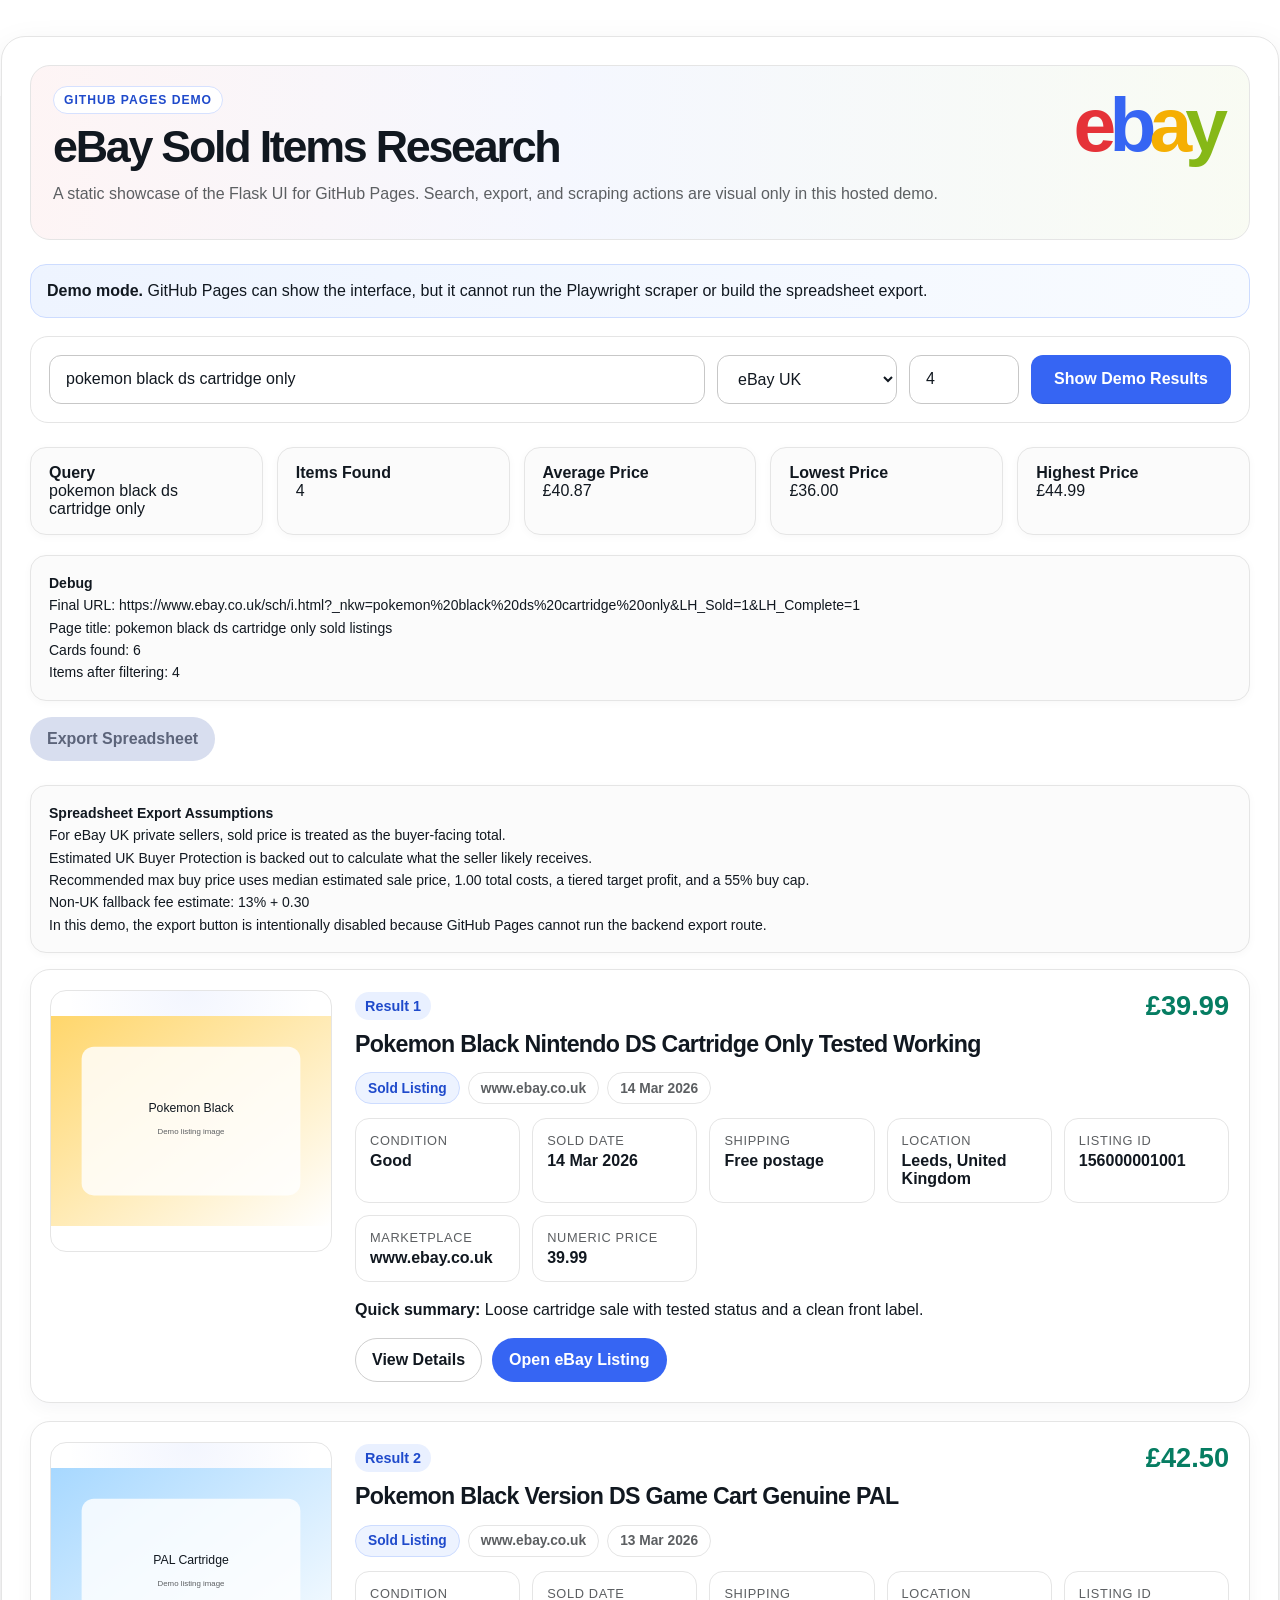
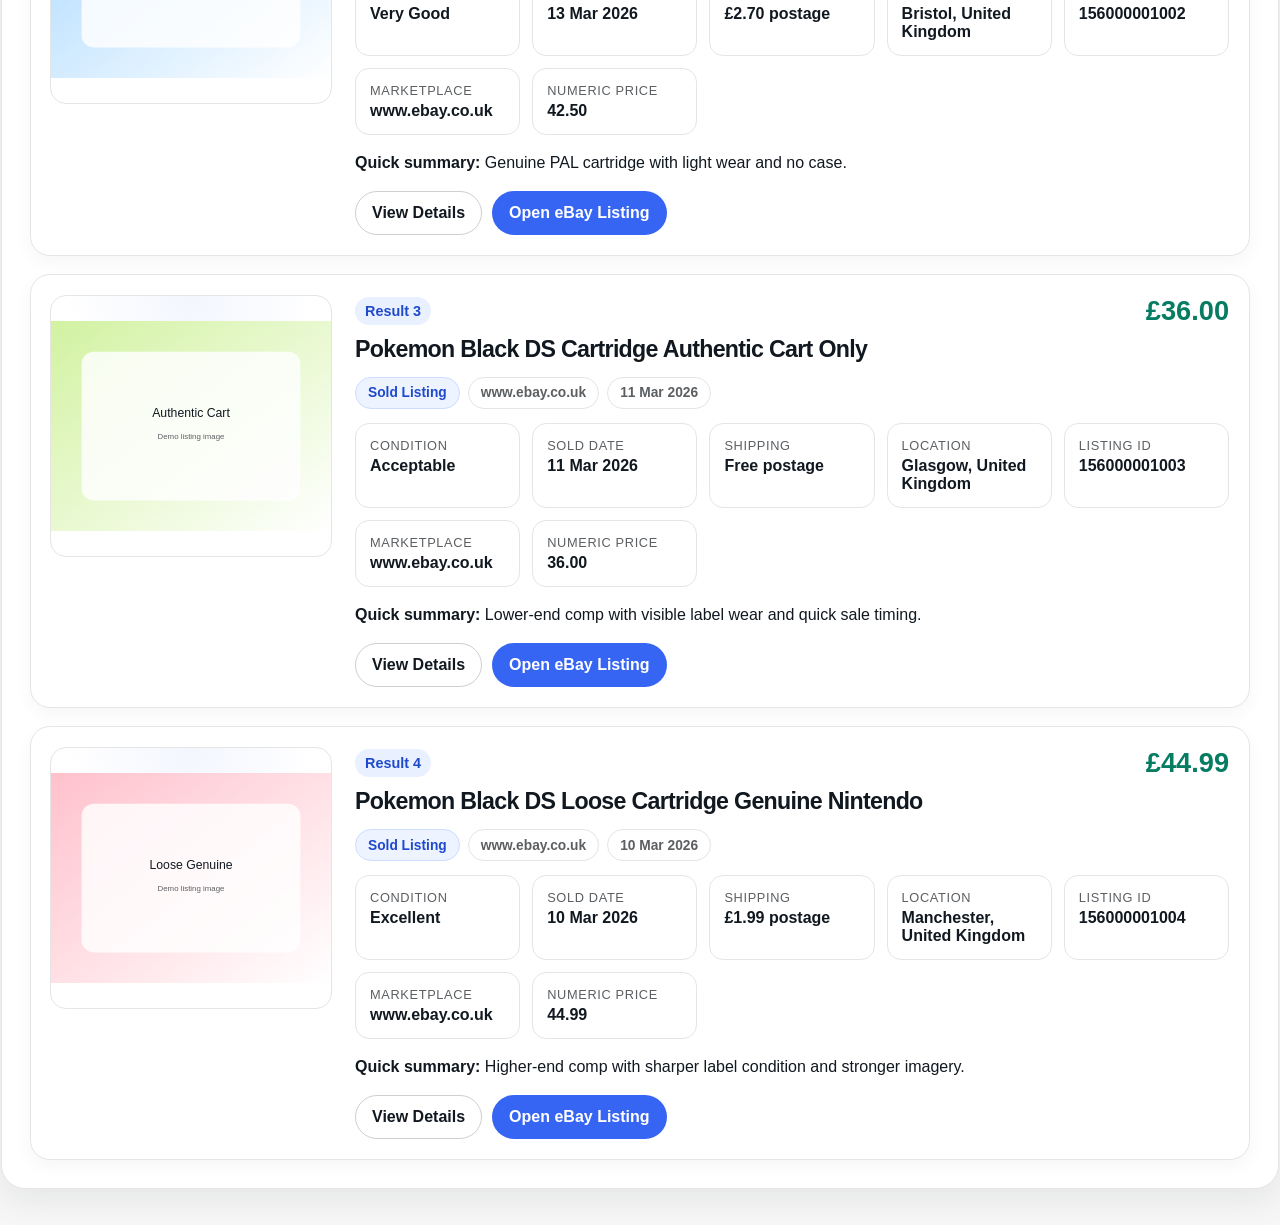
<file: docs/index.html>
<!doctype html>
<html lang="en">
<head>
    <meta charset="utf-8">
    <meta name="viewport" content="width=device-width, initial-scale=1">
    <title>eBay Sold Items Research Demo</title>
    <link rel="stylesheet" href="assets/style.css">
</head>
<body>
    <div class="container">
        <div class="hero-bar">
            <div>
                <div class="eyebrow">GitHub Pages Demo</div>
                <h1>eBay Sold Items Research</h1>
                <p class="muted">A static showcase of the Flask UI for GitHub Pages. Search, export, and scraping actions are visual only in this hosted demo.</p>
            </div>
            <div class="ebay-mark">
                <span class="mark-e">e</span><span class="mark-b">b</span><span class="mark-a">a</span><span class="mark-y">y</span>
            </div>
        </div>

        <div class="demo-banner">
            <strong>Demo mode.</strong> GitHub Pages can show the interface, but it cannot run the Playwright scraper or build the spreadsheet export.
        </div>

        <form class="search-form" id="demo-search-form">
            <input type="text" id="query" name="query" placeholder="Example: pokemon black ds cartridge only" value="pokemon black ds cartridge only">
            <select id="domain" name="domain">
                <option value="www.ebay.co.uk" selected>eBay UK</option>
                <option value="www.ebay.com">eBay US</option>
            </select>
            <input type="number" id="limit" name="limit" min="1" max="50" value="8" required>
            <button type="submit">Show Demo Results</button>
        </form>

        <div class="stats" id="stats"></div>

        <div class="debug-box" id="debug-box"></div>

        <div class="actions">
            <a class="link-btn disabled-btn" href="#" aria-disabled="true">Export Spreadsheet</a>
        </div>

        <div class="debug-box">
            <strong>Spreadsheet Export Assumptions</strong><br>
            For eBay UK private sellers, sold price is treated as the buyer-facing total.<br>
            Estimated UK Buyer Protection is backed out to calculate what the seller likely receives.<br>
            Recommended max buy price uses median estimated sale price, 1.00 total costs, a tiered target profit, and a 55% buy cap.<br>
            Non-UK fallback fee estimate: 13% + 0.30<br>
            In this demo, the export button is intentionally disabled because GitHub Pages cannot run the backend export route.
        </div>

        <div class="items" id="items"></div>
    </div>

    <script src="assets/demo.js"></script>
</body>
</html>
</file>
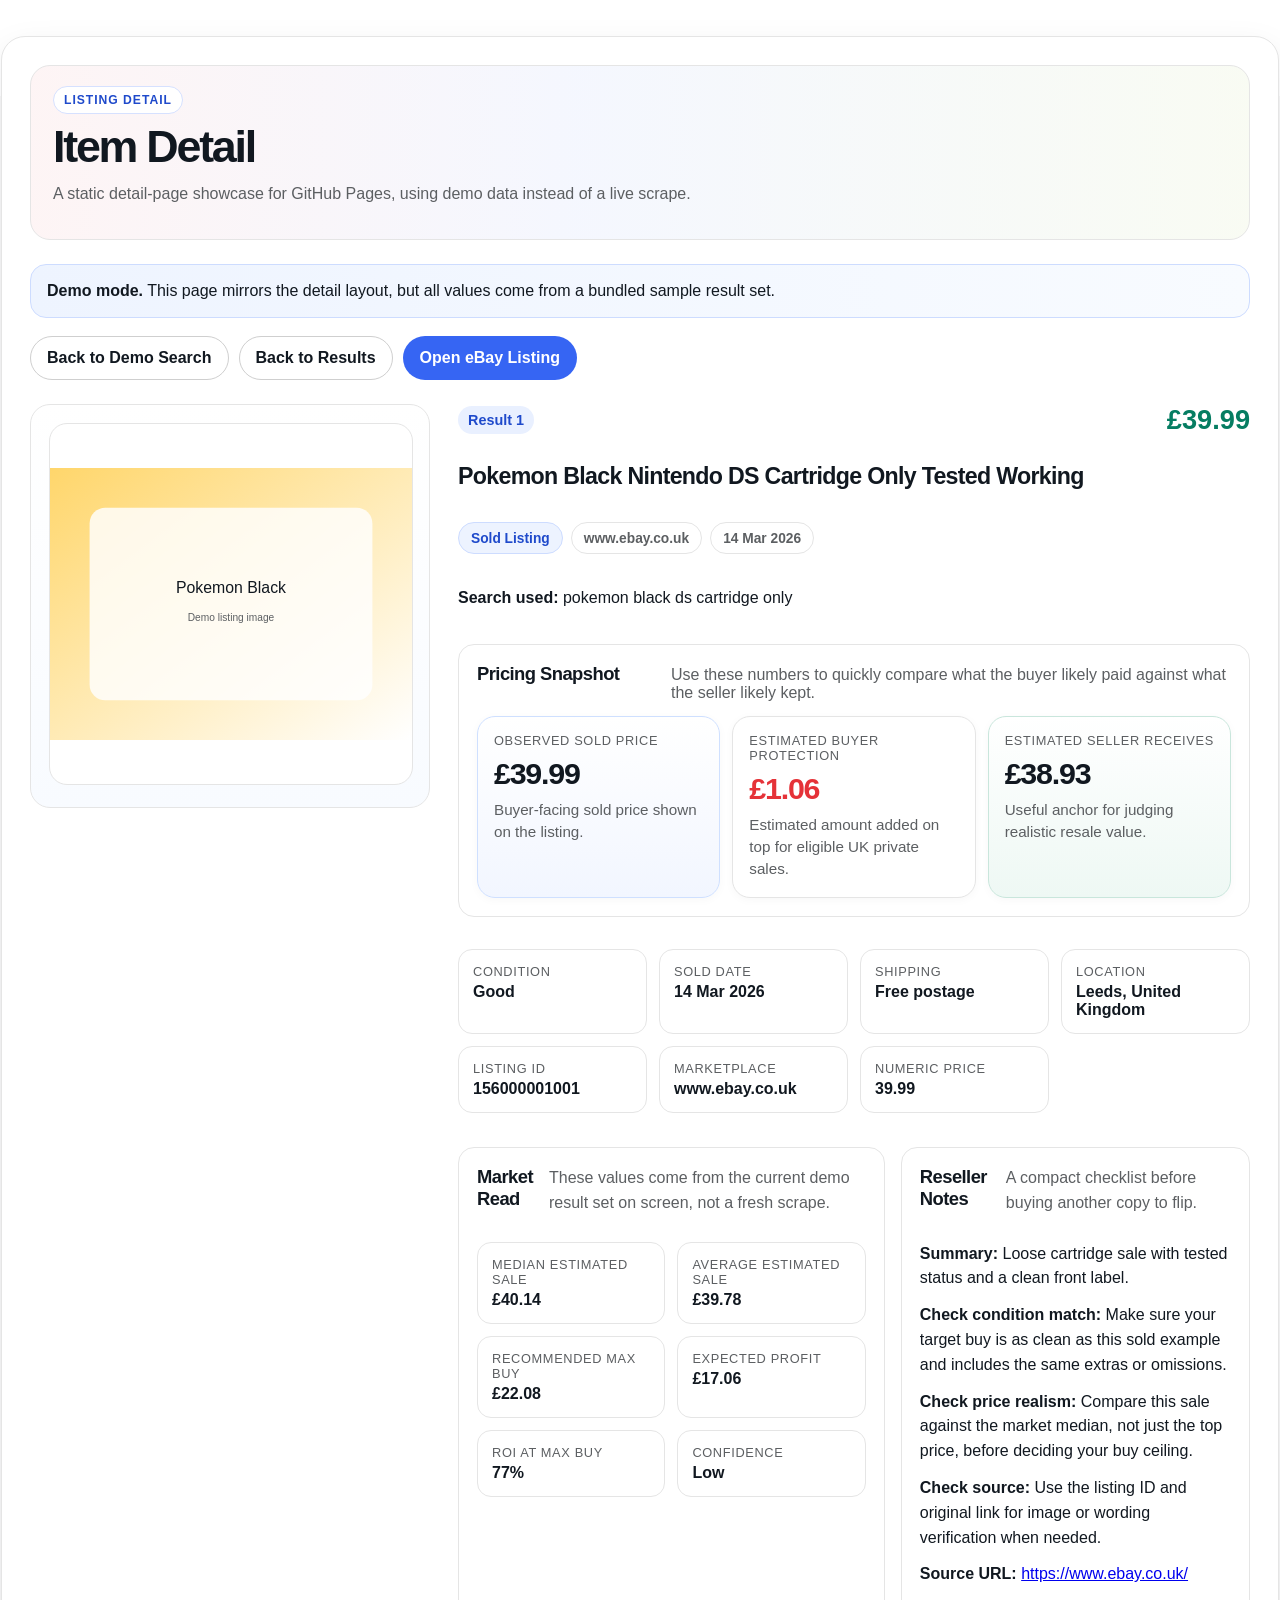
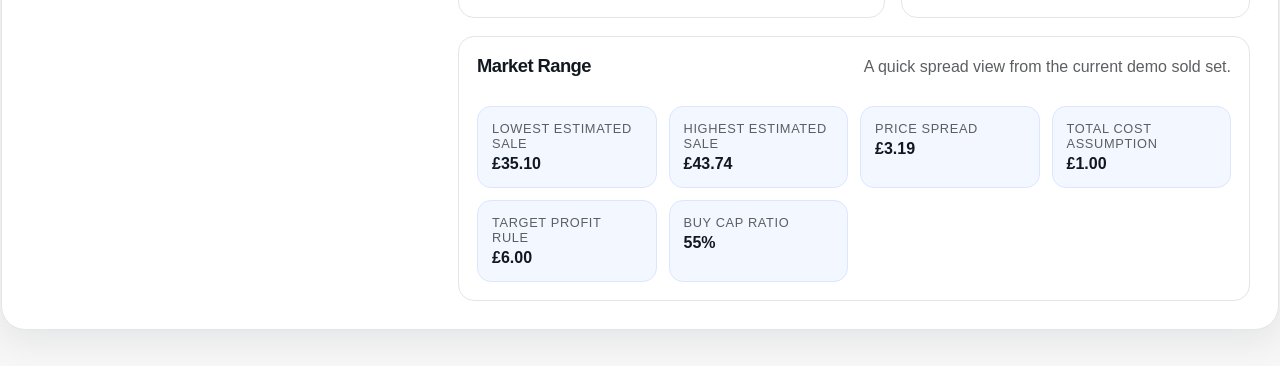
<file: docs/item.html>
<!doctype html>
<html lang="en">
<head>
    <meta charset="utf-8">
    <meta name="viewport" content="width=device-width, initial-scale=1">
    <title>Item Detail | eBay Sold Items Research Demo</title>
    <link rel="stylesheet" href="assets/style.css">
</head>
<body>
    <div class="container">
        <div class="detail-header">
            <div>
                <div class="eyebrow">Listing Detail</div>
                <h1>Item Detail</h1>
                <p class="muted">A static detail-page showcase for GitHub Pages, using demo data instead of a live scrape.</p>
            </div>
        </div>

        <div class="demo-banner">
            <strong>Demo mode.</strong> This page mirrors the detail layout, but all values come from a bundled sample result set.
        </div>

        <div class="actions">
            <a class="link-btn secondary-btn" href="index.html">Back to Demo Search</a>
            <a class="link-btn secondary-btn" href="index.html">Back to Results</a>
            <a class="link-btn" id="item-link" href="#" target="_blank" rel="noopener noreferrer">Open eBay Listing</a>
        </div>

        <div id="detail-root"></div>
    </div>

    <script src="assets/demo.js"></script>
</body>
</html>
</file>
<file: docs/assets/style.css>
:root {
    --bg: #f7f7f7;
    --panel: #ffffff;
    --panel-soft: #fbfbfb;
    --panel-tint: #f3f7ff;
    --line: #e5e5e5;
    --line-strong: #cfcfcf;
    --text: #111820;
    --muted: #5c5f62;
    --accent: #3665f3;
    --accent-soft: #e9f0ff;
    --accent-strong: #1f4acb;
    --highlight: #111820;
    --success: #067d62;
    --warn: #f5af02;
    --danger: #e53238;
    --brand-blue: #3665f3;
    --brand-red: #e53238;
    --brand-yellow: #f5af02;
    --brand-green: #86b817;
}

body {
    font-family: "Helvetica Neue", Arial, Helvetica, sans-serif;
    background:
        linear-gradient(180deg, #ffffff 0 96px, #f7f7f7 96px 100%);
    margin: 0;
    color: var(--text);
}

.container {
    max-width: 1220px;
    margin: 36px auto;
    background: var(--panel);
    padding: 28px;
    border-radius: 24px;
    box-shadow: 0 12px 34px rgba(17, 24, 39, 0.08);
    border: 1px solid var(--line);
}

h1 {
    margin-top: 0;
    margin-bottom: 8px;
    font-size: clamp(2rem, 4vw, 2.8rem);
    letter-spacing: -0.05em;
    line-height: 1;
    font-weight: 700;
}

h2,
h3 {
    letter-spacing: -0.03em;
    font-weight: 700;
}

.muted {
    color: var(--muted);
}

.hero-bar,
.detail-header {
    display: flex;
    align-items: flex-start;
    justify-content: space-between;
    gap: 20px;
    margin-bottom: 24px;
    padding: 20px 22px;
    border: 1px solid var(--line);
    border-radius: 20px;
    background:
        linear-gradient(90deg, rgba(229, 50, 56, 0.05), rgba(54, 101, 243, 0.05) 45%, rgba(134, 184, 23, 0.05)),
        #fff;
}

.eyebrow {
    display: inline-flex;
    margin-bottom: 10px;
    padding: 6px 10px;
    border-radius: 999px;
    background: #fff;
    border: 1px solid #d6e1ff;
    color: var(--accent-strong);
    font-size: 0.76rem;
    font-weight: 700;
    letter-spacing: 0.08em;
    text-transform: uppercase;
}

.ebay-mark {
    display: inline-flex;
    align-items: center;
    font-size: clamp(2.6rem, 7vw, 4.8rem);
    font-weight: 700;
    letter-spacing: -0.09em;
    line-height: 1;
    padding-right: 6px;
}

.mark-e {
    color: var(--brand-red);
}

.mark-b {
    color: var(--brand-blue);
}

.mark-a {
    color: var(--brand-yellow);
}

.mark-y {
    color: var(--brand-green);
}

.search-form {
    display: grid;
    grid-template-columns: minmax(0, 1.8fr) 180px 110px 200px;
    gap: 12px;
    margin-bottom: 24px;
    padding: 18px;
    border: 1px solid var(--line);
    border-radius: 18px;
    background: #fff;
    box-shadow: inset 0 1px 0 rgba(255, 255, 255, 0.7);
}

input, select, button {
    padding: 14px 16px;
    border-radius: 12px;
    border: 1px solid #c7c7c7;
    font-size: 16px;
    background: #fff;
    color: var(--text);
}

input:focus,
select:focus,
button:focus,
.link-btn:focus {
    outline: 3px solid rgba(54, 101, 243, 0.18);
    outline-offset: 1px;
}

button {
    background: var(--brand-blue);
    color: white;
    border: none;
    cursor: pointer;
    font-weight: 700;
    box-shadow: inset 0 -1px 0 rgba(0, 0, 0, 0.12);
}

button:hover,
.link-btn:hover {
    background: var(--accent-strong);
}

.stats {
    display: grid;
    grid-template-columns: repeat(auto-fit, minmax(180px, 1fr));
    gap: 14px;
    margin: 20px 0;
}

.stat-card, .debug-box {
    background: var(--panel-soft);
    border: 1px solid var(--line);
    border-radius: 16px;
    padding: 16px 18px;
    box-shadow: 0 2px 8px rgba(17, 24, 39, 0.03);
}

.debug-box {
    margin-bottom: 16px;
    font-size: 14px;
    line-height: 1.6;
}

.actions {
    margin: 16px 0 24px;
    display: flex;
    flex-wrap: wrap;
    gap: 10px;
}

.link-btn {
    display: inline-block;
    text-decoration: none;
    background: var(--brand-blue);
    color: white;
    padding: 12px 16px;
    border-radius: 999px;
    border: 1px solid transparent;
    font-weight: 700;
}

.secondary-btn {
    background: #fff;
    color: var(--text);
    border-color: var(--line-strong);
}

.secondary-btn:hover {
    background: #f3f6ff;
    color: var(--accent-strong);
}

.items {
    display: grid;
    gap: 18px;
}

.item {
    display: grid;
    grid-template-columns: 280px 1fr;
    gap: 24px;
    border: 1px solid var(--line);
    border-radius: 20px;
    padding: 20px;
    background: #fff;
    box-shadow: 0 6px 18px rgba(17, 24, 39, 0.04);
}

.item-media {
    display: flex;
    align-items: stretch;
    justify-content: center;
}

.item img, .img-placeholder {
    width: 100%;
    height: 260px;
    object-fit: contain;
    border: 1px solid var(--line);
    border-radius: 16px;
    background:
        radial-gradient(circle at top, rgba(54, 101, 243, 0.06), transparent 42%),
        #fff;
}

.img-placeholder {
    display: flex;
    align-items: center;
    justify-content: center;
    color: var(--muted);
}

.item-content h3,
.detail-content h2 {
    margin: 8px 0 14px;
    font-size: 1.45rem;
    line-height: 1.22;
}

.item-topline {
    display: flex;
    align-items: center;
    justify-content: space-between;
    gap: 12px;
    flex-wrap: wrap;
}

.item-index {
    display: inline-flex;
    align-items: center;
    padding: 6px 10px;
    border-radius: 999px;
    background: var(--accent-soft);
    color: var(--accent-strong);
    font-size: 0.9rem;
    font-weight: 700;
}

.item-price {
    font-size: 1.7rem;
    font-weight: 700;
    color: var(--success);
}

.listing-strip {
    display: flex;
    flex-wrap: wrap;
    gap: 8px;
    margin: 0 0 14px;
}

.listing-pill {
    display: inline-flex;
    align-items: center;
    min-height: 30px;
    padding: 0 12px;
    border-radius: 999px;
    background: #edf3ff;
    color: var(--accent-strong);
    border: 1px solid #cddcff;
    font-size: 0.86rem;
    font-weight: 700;
}

.listing-pill-soft {
    background: #fff;
    color: var(--muted);
    border-color: var(--line);
}

.item-meta-grid,
.detail-grid {
    display: grid;
    grid-template-columns: repeat(auto-fit, minmax(165px, 1fr));
    gap: 12px;
    margin: 14px 0 16px;
}

.meta-chip,
.detail-card {
    display: flex;
    flex-direction: column;
    gap: 4px;
    padding: 14px;
    border-radius: 14px;
    border: 1px solid var(--line);
    background: #fff;
}

.meta-label {
    font-size: 0.8rem;
    letter-spacing: 0.05em;
    text-transform: uppercase;
    color: var(--muted);
}

.meta-value {
    font-size: 1rem;
    font-weight: 700;
}

.section-head {
    display: flex;
    justify-content: space-between;
    gap: 16px;
    align-items: baseline;
    margin-bottom: 14px;
}

.section-head h3 {
    margin: 0;
    font-size: 1.15rem;
}

.section-head p {
    margin: 0;
    max-width: 560px;
}

.item-description {
    margin: 0 0 16px;
    line-height: 1.5;
}

.item-actions {
    display: flex;
    flex-wrap: wrap;
    gap: 10px;
}

.error {
    color: #9f1d22;
    background: #fff5f5;
    border: 1px solid #ffd1d1;
    padding: 12px;
    border-radius: 10px;
    margin-bottom: 16px;
}

.empty-state {
    padding: 16px;
    background: #fff9e8;
    border: 1px solid #ffe08a;
    border-radius: 12px;
}

.detail-layout {
    display: grid;
    grid-template-columns: minmax(280px, 400px) 1fr;
    gap: 28px;
    align-items: start;
}

.detail-image-panel {
    position: sticky;
    top: 24px;
    padding: 18px;
    border-radius: 20px;
    border: 1px solid var(--line);
    background:
        linear-gradient(180deg, #ffffff, #f8fbff);
}

.detail-image,
.detail-placeholder {
    width: 100%;
    min-height: 360px;
    border-radius: 18px;
    border: 1px solid var(--line);
    background: #fff;
    object-fit: contain;
}

.detail-content {
    display: grid;
    gap: 18px;
}

.detail-section,
.detail-notes {
    padding: 18px;
    border-radius: 16px;
    border: 1px solid var(--line);
    background: #fff;
}

.detail-notes p {
    margin: 0 0 12px;
    line-height: 1.55;
}

.detail-two-column {
    display: grid;
    grid-template-columns: 1.1fr 0.9fr;
    gap: 16px;
}

.pricing-grid,
.market-grid {
    display: grid;
    grid-template-columns: repeat(auto-fit, minmax(170px, 1fr));
    gap: 12px;
}

.price-card {
    display: flex;
    flex-direction: column;
    gap: 8px;
    min-height: 148px;
    padding: 16px;
    border-radius: 18px;
    border: 1px solid var(--line);
    background: #fff;
    box-shadow: 0 2px 10px rgba(17, 24, 39, 0.03);
}

.primary-price-card {
    background: linear-gradient(180deg, #ffffff, #f2f6ff);
    border-color: #cfe0ff;
}

.emphasis-card {
    background: linear-gradient(180deg, #ffffff, #eef8f4);
    border-color: #c9e6dc;
}

.price-value {
    font-size: 1.9rem;
    font-weight: 700;
    letter-spacing: -0.04em;
}

.price-value.subdued {
    color: var(--danger);
}

.supporting-copy {
    color: var(--muted);
    line-height: 1.45;
    font-size: 0.95rem;
}

.source-panel .detail-card {
    background: var(--panel-tint);
    border-color: #dbe6ff;
}

.demo-banner {
    margin-bottom: 18px;
    padding: 14px 16px;
    border-radius: 16px;
    border: 1px solid #cddcff;
    background: linear-gradient(90deg, #eef4ff, #f8fbff);
    color: var(--text);
    line-height: 1.5;
}

.disabled-btn,
.disabled-btn:hover {
    background: #d8deef;
    color: #5c647a;
    cursor: not-allowed;
}

@media (max-width: 860px) {
    .container {
        margin: 18px;
        padding: 20px;
    }

    .hero-bar,
    .detail-header,
    .search-form,
    .item,
    .detail-layout,
    .detail-two-column {
        grid-template-columns: 1fr;
    }

    .ebay-mark {
        font-size: 3.2rem;
    }

    .item-media {
        justify-content: flex-start;
    }

    .item img,
    .img-placeholder {
        width: 100%;
        max-width: none;
        height: 240px;
    }

    .detail-image-panel {
        position: static;
    }

    .detail-image,
    .detail-placeholder {
        min-height: 280px;
    }
}
</file>
